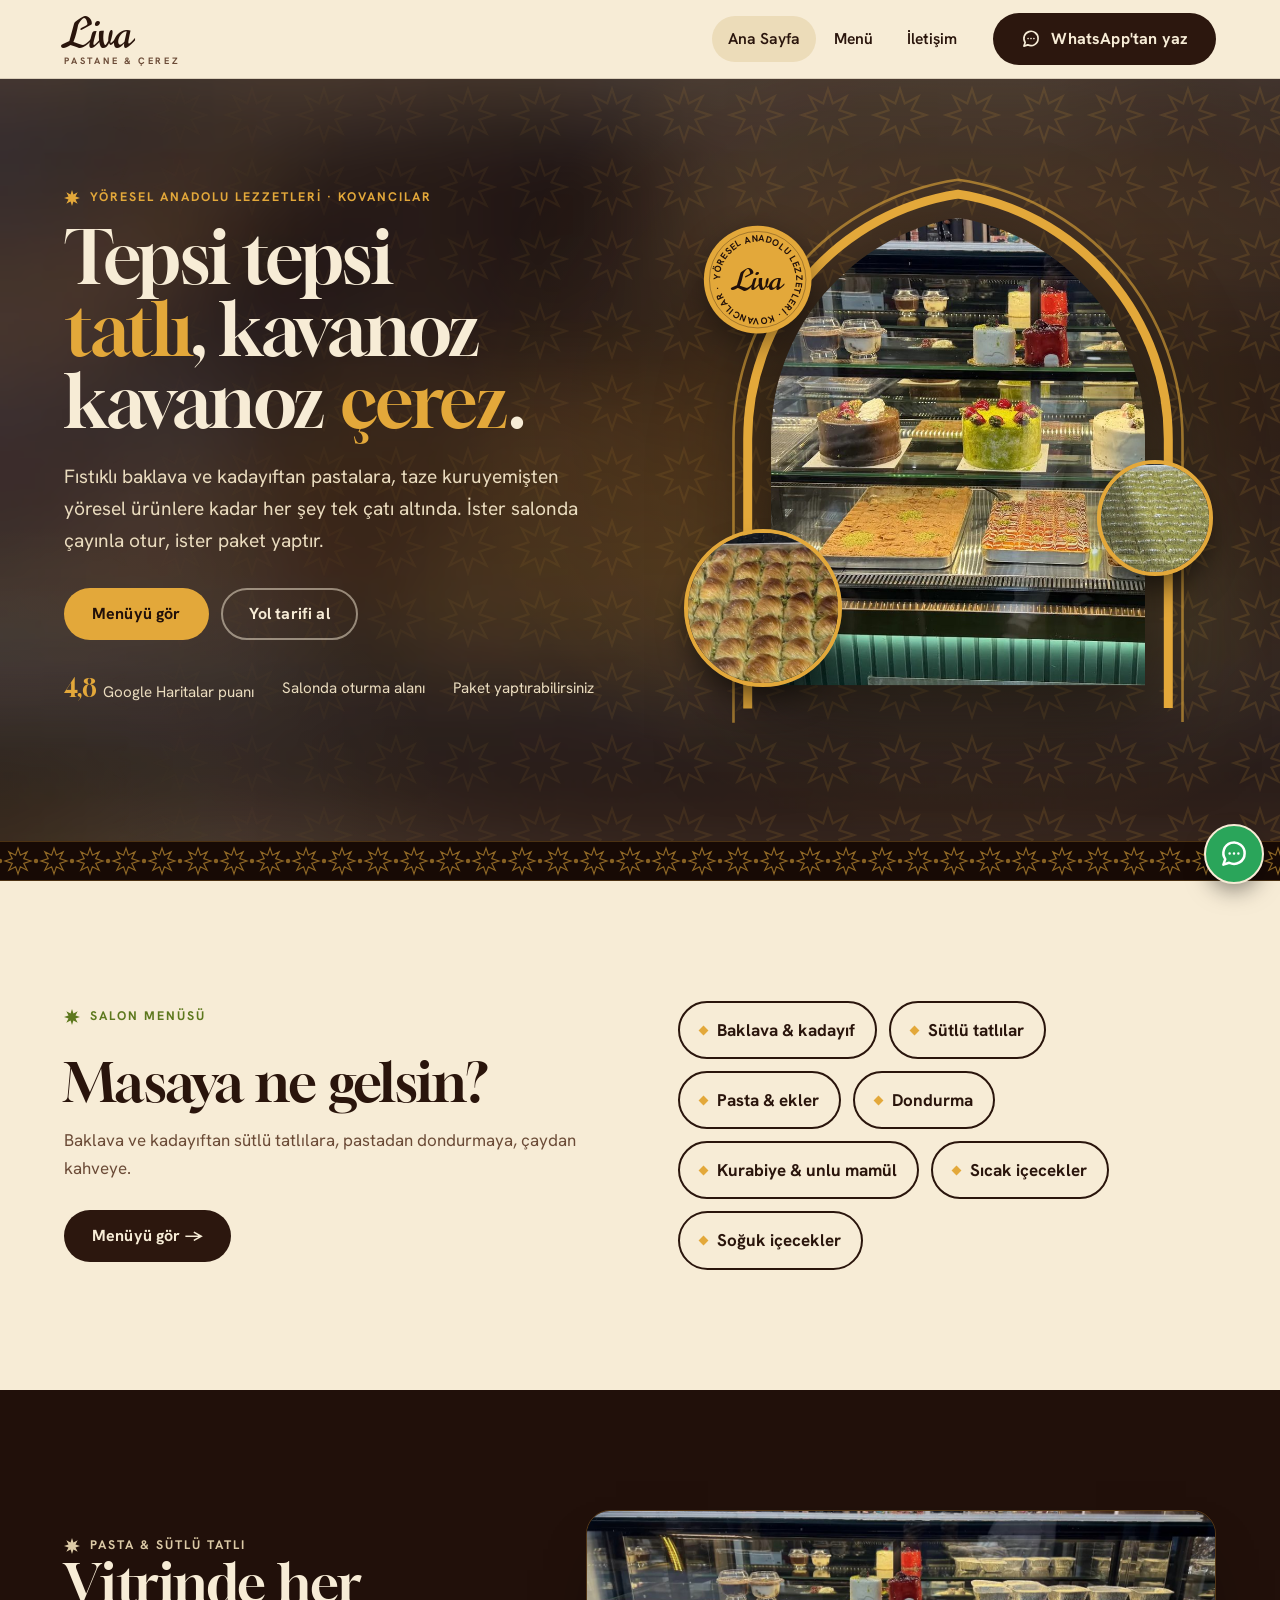
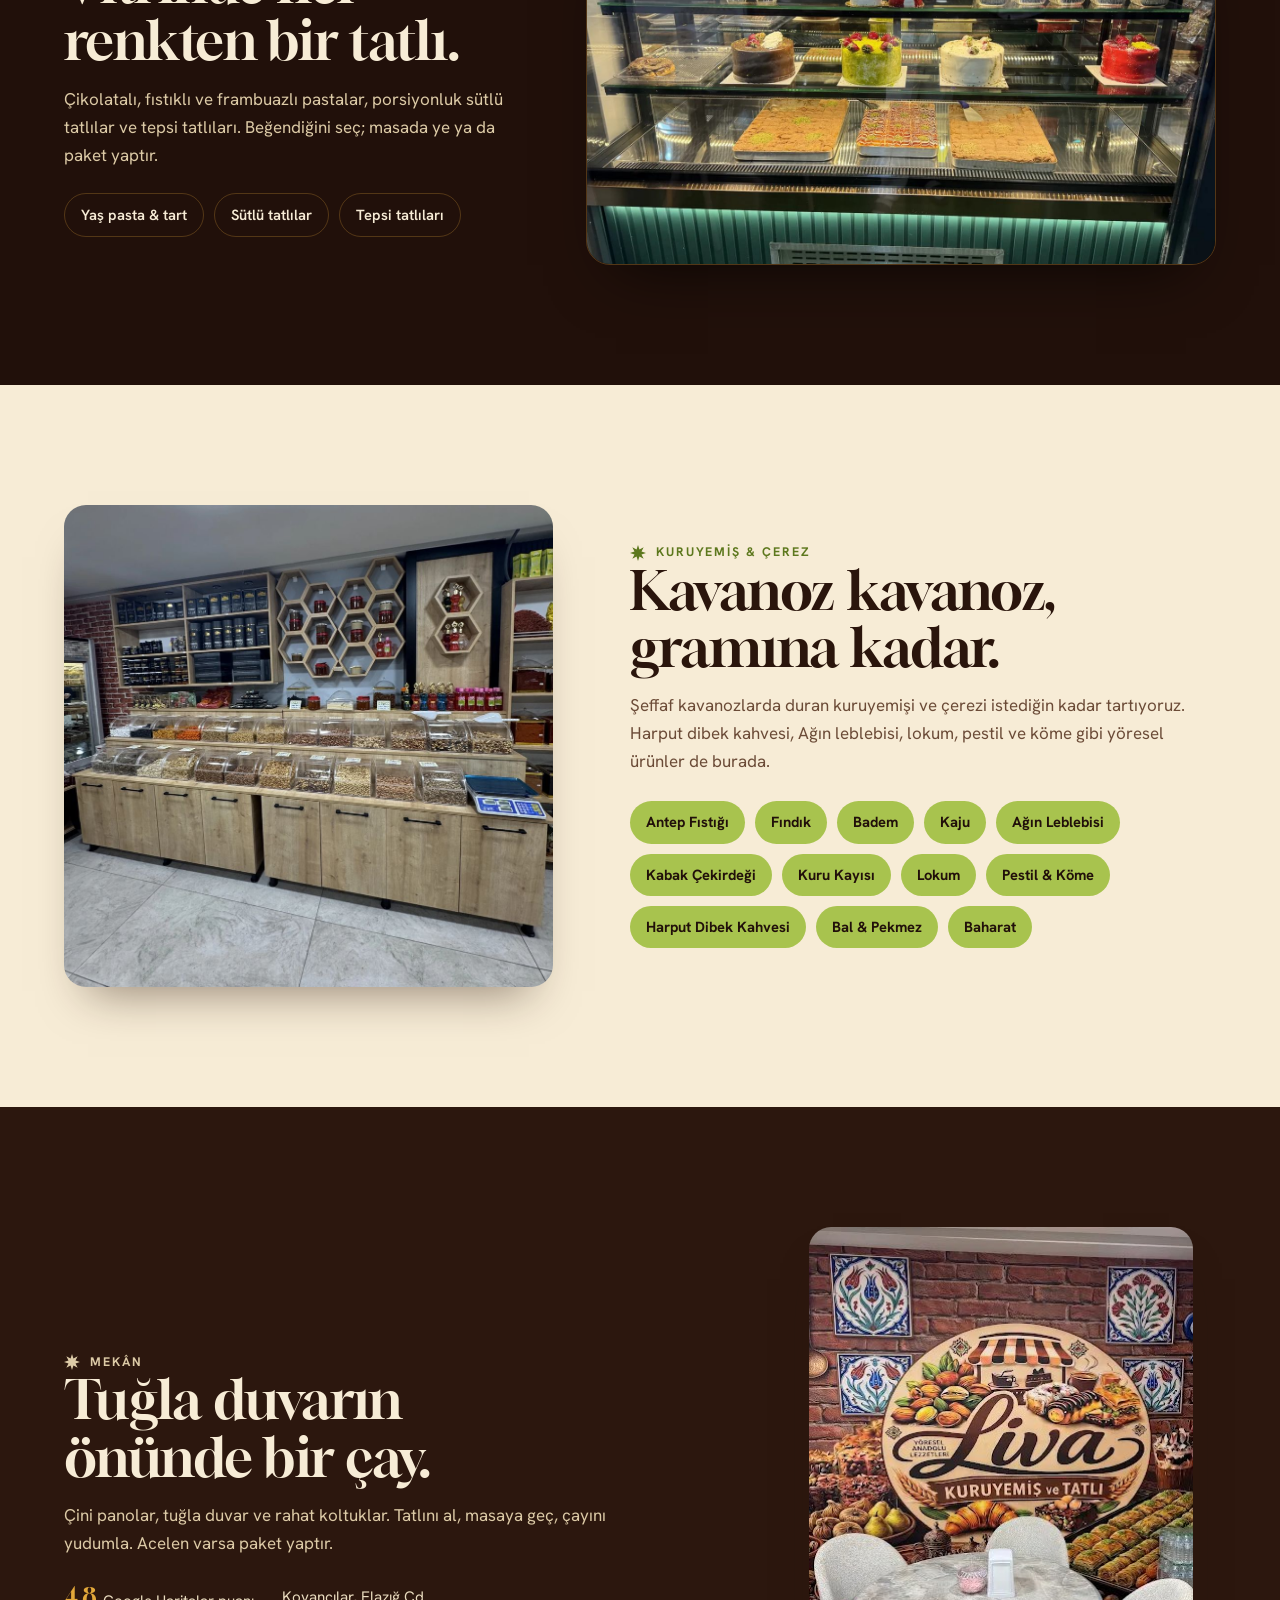
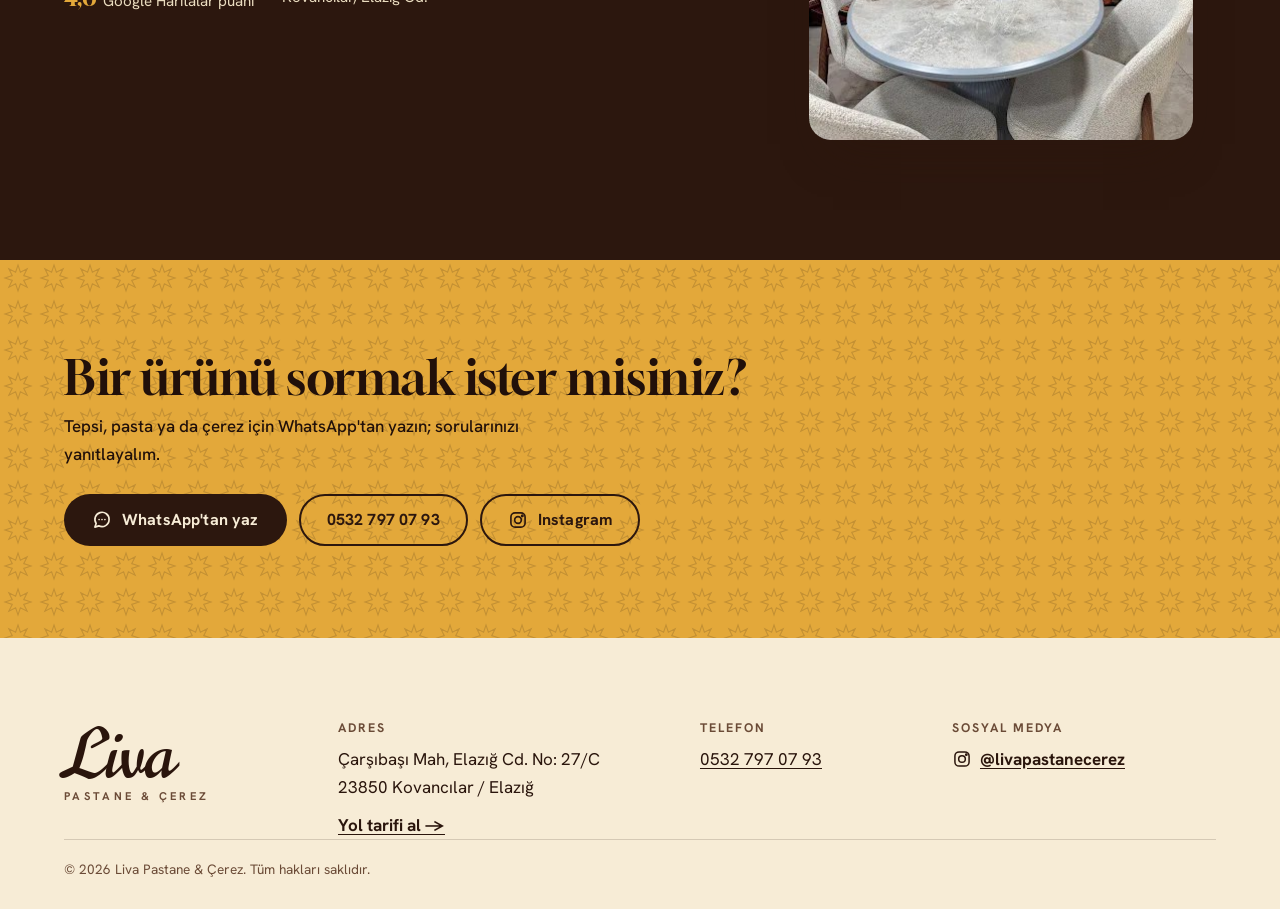
<file: index.html>
<!DOCTYPE html>
<html lang="tr">

<head>
    <meta charset="UTF-8">
    <meta name="viewport" content="width=device-width, initial-scale=1">
    <title>Liva Pastane &amp; Çerez | Kovancılar Baklava, Tatlı ve Kuruyemiş</title>
    <meta name="description"
        content="Kovancılar'da fıstıklı baklava ve kadayıf, pasta, sütlü tatlılar, kuruyemiş ve çerez. Salonda oturun ya da paket yaptırın. Çarşıbaşı Mah, Elazığ Cd. No: 27/C.">
    <meta property="og:title" content="Liva Pastane &amp; Çerez | Kovancılar">
    <meta property="og:description" content="Tepsi tepsi tatlı, kavanoz kavanoz çerez. Yöresel Anadolu lezzetleri.">
    <meta name="theme-color" content="#f7ecd6">
    <link rel="icon" href="img/favicon.png" sizes="64x64" type="image/png">
    <link rel="preconnect" href="https://fonts.googleapis.com">
    <link rel="preconnect" href="https://fonts.gstatic.com" crossorigin>
    <link href="https://fonts.googleapis.com/css2?family=Gloock&family=Hanken+Grotesk:wght@400;500;600;700&family=Norican&display=swap"
        rel="stylesheet">
    <link rel="preload" as="image" href="img/vitrin-kemer.jpg">
    <link rel="stylesheet" href="style.css">
    <script>
        // Açılış animasyonu için erken bayrak (sayfa çizilmeden önce çalışır)
        (function () {
            var d = document.documentElement;
            d.classList.add('js');
            var ONCE = false; // true yapılırsa açılış animasyonu oturum başına bir kez oynar
            try {
                // Adres sonuna ?animasyon=1 eklenirse bu tarayıcıda animasyonlar, sistem "hareketi azalt"
                // dese bile oynar. ?animasyon=0 bunu geri alır.
                var q = location.search, force = false;
                if (/[?&]animasyon=0(&|$)/.test(q)) { try { localStorage.removeItem('livaMotion'); } catch (e) { } }
                else if (/[?&]animasyon(=1)?(&|$)/.test(q)) { force = true; try { localStorage.setItem('livaMotion', '1'); } catch (e) { } }
                try { force = force || localStorage.getItem('livaMotion') === '1'; } catch (e) { }
                if (force) d.classList.add('motion-ok');
                var seen = ONCE && sessionStorage.getItem('livaIntro');
                var calm = !force && window.matchMedia && matchMedia('(prefers-reduced-motion: reduce)').matches;
                var deep = location.hash && location.hash !== '#top';
                if (!seen && !calm && !deep) {
                    d.classList.add('intro-on');
                    d.style.setProperty('--intro', '2.2s');
                    if (ONCE) sessionStorage.setItem('livaIntro', '1');
                }
            } catch (e) { }
        })();
    </script>
    <script type="application/ld+json">
    {
        "@context": "https://schema.org",
        "@type": "Bakery",
        "name": "Liva Pastane & Çerez",
        "telephone": "+905327970793",
        "sameAs": ["https://www.instagram.com/livapastanecerez/"],
        "hasMap": "https://maps.app.goo.gl/EhvRi629uMp2oGf47",
        "address": {
            "@type": "PostalAddress",
            "streetAddress": "Çarşıbaşı Mah, Elazığ Cd. No: 27/C",
            "postalCode": "23850",
            "addressLocality": "Kovancılar",
            "addressRegion": "Elazığ",
            "addressCountry": "TR"
        }
    }
    </script>
</head>

<body>

    <div class="intro" id="intro" aria-hidden="true">
        <div class="door door-l"></div>
        <div class="door door-r"></div>
        <div class="intro-center">
            <svg class="intro-arch" viewBox="-12 -13 124 149">
                <path class="i-fill" d="M0 125 L0 59.16 A60 60 0 0 1 50 0 A60 60 0 0 1 100 59.16 L100 125 Z" />
                <text class="i-word" x="50" y="80" text-anchor="middle" font-family="Norican, cursive" font-size="50" fill="#2a150c">Liva</text>
                <path class="i-orn" d="M27 99h17M56 99h17" fill="none" stroke="#c98a1c" stroke-width="1.2" stroke-linecap="round" />
                <path class="i-orn" d="M50 95.4 53.6 99 50 102.6 46.4 99z" fill="#e3a83a" />
                <text class="i-sub" x="50" y="113" text-anchor="middle" font-family="Hanken Grotesk, sans-serif" font-size="5.8" font-weight="700" letter-spacing="1.7" fill="#6b4b37">PASTANE &amp; ÇEREZ</text>
                <path class="i-line i-line-1" pathLength="1" d="M0 125 L0 59.16 A60 60 0 0 1 50 0 A60 60 0 0 1 100 59.16 L100 125 Z" />
                <path class="i-line i-line-2" pathLength="1" d="M-10.00 135.00 L-10.00 59.16 A70.00 70.00 0 0 1 50 -10.12 A70.00 70.00 0 0 1 110.00 59.16 L110.00 135.00" />
            </svg>
            <p class="intro-tag">Yöresel Anadolu lezzetleri</p>
        </div>
    </div>

    <header class="site-header" id="top">
        <div class="bar">
            <a class="brand" href="#top" aria-label="Liva Pastane &amp; Çerez, ana sayfa">
                <span class="brand-word"><span class="brand-name">Liva</span><span class="brand-sub">Pastane &amp; Çerez</span></span>
            </a>
            <nav class="nav" id="nav" aria-label="Ana menü">
                <a href="#top" aria-current="page">Ana Sayfa</a>
                <a href="menu.html">Menü</a>
                <a href="#iletisim">İletişim</a>
            </nav>
            <a class="btn btn-choc bar-cta" href="https://wa.me/905327970793?text=Merhaba%2C%20bilgi%20almak%20istiyorum."
                target="_blank" rel="noopener">
                <svg viewBox="0 0 24 24" aria-hidden="true">
                    <path d="M20.5 11.5a8.5 8.5 0 0 1-12.4 7.5L3.5 20.5l1.5-4.4A8.5 8.5 0 1 1 20.5 11.5z" />
                    <path d="M8.5 11.5h.01M12 11.5h.01M15.5 11.5h.01" />
                </svg>
                WhatsApp'tan yaz
            </a>
            <button class="menu-btn" id="menuBtn" type="button" aria-expanded="false" aria-controls="nav">
                <span class="sr-only">Menüyü aç veya kapat</span><i></i>
            </button>
        </div>
    </header>

    <main>

        <section class="hero">
            <div class="hero-wash" aria-hidden="true"></div>
            <div class="hero-in">
                <div class="hero-copy">
                    <p class="eyebrow rise">Yöresel Anadolu lezzetleri · Kovancılar</p>
                    <h1 class="rise" style="--d:.08s">Tepsi tepsi <em>tatlı</em>, kavanoz kavanoz <em>çerez</em>.</h1>
                    <p class="lede rise" style="--d:.16s">Fıstıklı baklava ve kadayıftan pastalara, taze kuruyemişten yöresel
                        ürünlere kadar her şey tek çatı altında. İster salonda çayınla otur, ister paket yaptır.</p>
                    <div class="cta-row rise" style="--d:.24s">
                        <a class="btn btn-gold" href="menu.html">Menüyü gör</a>
                        <a class="btn btn-ghost"
                            href="https://maps.app.goo.gl/EhvRi629uMp2oGf47"
                            target="_blank" rel="noopener">Yol tarifi al</a>
                    </div>
                    <ul class="facts rise" style="--d:.32s">
                        <li><strong>4,8</strong>Google Haritalar puanı</li>
                        <li>Salonda oturma alanı</li>
                        <li>Paket yaptırabilirsiniz</li>
                    </ul>
                </div>

                <div class="hero-art">
                    <svg class="arch-svg" viewBox="-12 -13 124 149" role="img"
                        aria-label="Vitrinde çikolatalı, fıstıklı ve beyaz pastalar, altında tepsi tatlıları">
                        <defs>
                            <clipPath id="archClip"><path d="M0 125 L0 59.16 A60 60 0 0 1 50 0 A60 60 0 0 1 100 59.16 L100 125 Z" /></clipPath>
                        </defs>
                        <path class="ring ring-2" pathLength="1" d="M-10.00 135.00 L-10.00 59.16 A70.00 70.00 0 0 1 50 -10.12 A70.00 70.00 0 0 1 110.00 59.16 L110.00 135.00" />
                        <path class="ring ring-1" pathLength="1" d="M-6.20 131.20 L-6.20 59.16 A66.20 66.20 0 0 1 50 -6.28 A66.20 66.20 0 0 1 106.20 59.16 L106.20 131.20" />
                        <image href="img/vitrin-kemer.jpg" x="0" y="0" width="100" height="125"
                            preserveAspectRatio="xMidYMid slice" clip-path="url(#archClip)" />
                    </svg>
                    <img class="orb orb-1" src="img/orb-midye.jpg" alt="Fıstıklı midye baklava" width="360" height="360">
                    <img class="orb orb-2" src="img/orb-sarma.jpg" alt="Fıstık sarma" width="360" height="360">
                    <svg class="seal" viewBox="0 0 120 120" aria-hidden="true">
                        <circle cx="60" cy="60" r="58" fill="#e3a83a" />
                        <circle cx="60" cy="60" r="52" fill="none" stroke="#21100a" stroke-opacity=".35" />
                        <defs><path id="sealPath" d="M60 60 m-41 0 a41 41 0 1 1 82 0 a41 41 0 1 1 -82 0" /></defs>
                        <text font-family="Hanken Grotesk, sans-serif" font-size="10" font-weight="700" fill="#21100a">
                            <textPath href="#sealPath" textLength="250" lengthAdjust="spacing">YÖRESEL ANADOLU LEZZETLERİ · KOVANCILAR ·</textPath>
                        </text>
                        <text x="60" y="71" text-anchor="middle" font-family="Norican, cursive" font-size="32" fill="#21100a">Liva</text>
                    </svg>
                </div>
            </div>
        </section>

        <div class="tiles" aria-hidden="true"></div>

        <section class="sec menu-tease" id="menu">
            <div class="wrap tease-in">
                <div class="tease-text reveal">
                    <p class="eyebrow">Salon menüsü</p>
                    <h2>Masaya ne gelsin?</h2>
                    <p>Baklava ve kadayıftan sütlü tatlılara, pastadan dondurmaya, çaydan kahveye.</p>
                    <a class="btn btn-choc" href="menu.html">Menüyü gör →</a>
                </div>
                <ul class="tease-chips reveal" style="--d:.1s">
                    <li><a href="menu.html#baklava">Baklava &amp; kadayıf</a></li>
                    <li><a href="menu.html#sutlu">Sütlü tatlılar</a></li>
                    <li><a href="menu.html#pasta">Pasta &amp; ekler</a></li>
                    <li><a href="menu.html#dondurma">Dondurma</a></li>
                    <li><a href="menu.html#kurabiye">Kurabiye &amp; unlu mamül</a></li>
                    <li><a href="menu.html#sicak">Sıcak içecekler</a></li>
                    <li><a href="menu.html#soguk">Soğuk içecekler</a></li>
                </ul>
            </div>
        </section>

        <section class="sec case-sec" id="pasta">
            <div class="wrap case-grid">
                <div class="case-text reveal">
                    <p class="eyebrow">Pasta &amp; sütlü tatlı</p>
                    <h2>Vitrinde her renkten bir tatlı.</h2>
                    <p>Çikolatalı, fıstıklı ve frambuazlı pastalar, porsiyonluk sütlü tatlılar ve tepsi tatlıları.
                        Beğendiğini seç; masada ye ya da paket yaptır.</p>
                    <ul class="pills">
                        <li>Yaş pasta &amp; tart</li>
                        <li>Sütlü tatlılar</li>
                        <li>Tepsi tatlıları</li>
                    </ul>
                </div>
                <figure class="case-photo reveal" style="--d:.1s">
                    <img src="img/vitrin.jpg"
                        alt="Vitrinde çikolatalı, fıstıklı ve frambuazlı pastalar, sütlü tatlılar ve tepsi tatlıları"
                        width="1400" height="788" loading="lazy">
                </figure>
            </div>
        </section>

        <section class="sec nuts-sec" id="kuruyemis">
            <div class="wrap nuts-grid">
                <figure class="photo-frame reveal">
                    <img src="img/kuruyemis.jpg"
                        alt="Şeffaf kavanozlarda kuruyemişler, altıgen raflarda yöresel ürünler ve terazi" width="1000" height="987" loading="lazy">
                </figure>
                <div class="nuts-text reveal" style="--d:.1s">
                    <p class="eyebrow">Kuruyemiş &amp; çerez</p>
                    <h2>Kavanoz kavanoz, gramına kadar.</h2>
                    <p>Şeffaf kavanozlarda duran kuruyemişi ve çerezi istediğin kadar tartıyoruz. Harput dibek kahvesi,
                        Ağın leblebisi, lokum, pestil ve köme gibi yöresel ürünler de burada.</p>
                    <ul class="chips">
                        <li>Antep Fıstığı</li>
                        <li>Fındık</li>
                        <li>Badem</li>
                        <li>Kaju</li>
                        <li>Ağın Leblebisi</li>
                        <li>Kabak Çekirdeği</li>
                        <li>Kuru Kayısı</li>
                        <li>Lokum</li>
                        <li>Pestil &amp; Köme</li>
                        <li>Harput Dibek Kahvesi</li>
                        <li>Bal &amp; Pekmez</li>
                        <li>Baharat</li>
                    </ul>
                </div>
            </div>
        </section>

        <section class="sec place-sec" id="mekan">
            <div class="wrap place-grid">
                <div class="place-text reveal">
                    <p class="eyebrow">Mekân</p>
                    <h2>Tuğla duvarın önünde bir çay.</h2>
                    <p>Çini panolar, tuğla duvar ve rahat koltuklar. Tatlını al, masaya geç, çayını yudumla. Acelen
                        varsa paket yaptır.</p>
                    <ul class="facts">
                        <li><strong>4,8</strong>Google Haritalar puanı</li>
                        <li>Kovancılar, Elazığ Cd.</li>
                    </ul>
                </div>
                <figure class="photo-frame photo-frame-sm reveal" style="--d:.1s">
                    <img src="img/mekan.jpg" alt="Liva tabelası, çini panolu tuğla duvar, masalar ve sandalyeler"
                        width="382" height="510" loading="lazy">
                </figure>
            </div>
        </section>

        <section class="cta">
            <div class="wrap cta-in">
                <div>
                    <h2>Bir ürünü sormak ister misiniz?</h2>
                    <p>Tepsi, pasta ya da çerez için WhatsApp'tan yazın; sorularınızı yanıtlayalım.</p>
                </div>
                <div class="cta-actions">
                    <a class="btn btn-choc"
                        href="https://wa.me/905327970793?text=Merhaba%2C%20bilgi%20almak%20istiyorum." target="_blank"
                        rel="noopener">
                        <svg viewBox="0 0 24 24" aria-hidden="true">
                            <path d="M20.5 11.5a8.5 8.5 0 0 1-12.4 7.5L3.5 20.5l1.5-4.4A8.5 8.5 0 1 1 20.5 11.5z" />
                            <path d="M8.5 11.5h.01M12 11.5h.01M15.5 11.5h.01" />
                        </svg>
                        WhatsApp'tan yaz
                    </a>
                    <a class="btn btn-line-dark" href="tel:+905327970793">0532 797 07 93</a>
                    <a class="btn btn-line-dark" href="https://www.instagram.com/livapastanecerez/" target="_blank" rel="noopener"><svg viewBox="0 0 24 24" aria-hidden="true"><rect x="3.5" y="3.5" width="17" height="17" rx="5" /><circle cx="12" cy="12" r="4" /><circle cx="17.2" cy="6.8" r=".8" /></svg> Instagram</a>
                </div>
            </div>
        </section>

    </main>

    <footer class="contact" id="iletisim">
        <div class="wrap">
            <div class="contact-grid">
                <div class="contact-brand">
                    <div class="brand brand-lg"><span class="brand-word"><span class="brand-name">Liva</span><span class="brand-sub">Pastane &amp; Çerez</span></span></div>
                </div>
                <div>
                    <h3>Adres</h3>
                    <p>Çarşıbaşı Mah, Elazığ Cd. No: 27/C<br>23850 Kovancılar / Elazığ</p>
                    <a class="maps"
                        href="https://maps.app.goo.gl/EhvRi629uMp2oGf47"
                        target="_blank" rel="noopener">Yol tarifi al →</a>
                </div>
                <div>
                    <h3>Telefon</h3>
                    <p><a href="tel:+905327970793">0532 797 07 93</a></p>
                </div>
                <div>
                    <h3>Sosyal medya</h3>
                    <p><a class="insta" href="https://www.instagram.com/livapastanecerez/" target="_blank" rel="noopener"><svg viewBox="0 0 24 24" aria-hidden="true"><rect x="3.5" y="3.5" width="17" height="17" rx="5" /><circle cx="12" cy="12" r="4" /><circle cx="17.2" cy="6.8" r=".8" /></svg>@livapastanecerez</a></p>
                </div>
            </div>
            <p class="copy">© 2026 Liva Pastane &amp; Çerez. Tüm hakları saklıdır.</p>
        </div>
    </footer>

    <a class="fab" href="https://wa.me/905327970793?text=Merhaba%2C%20bilgi%20almak%20istiyorum." target="_blank"
        rel="noopener" aria-label="WhatsApp'tan yaz">
        <svg viewBox="0 0 24 24" aria-hidden="true">
            <path d="M20.5 11.5a8.5 8.5 0 0 1-12.4 7.5L3.5 20.5l1.5-4.4A8.5 8.5 0 1 1 20.5 11.5z" />
            <path d="M8.5 11.5h.01M12 11.5h.01M15.5 11.5h.01" />
        </svg>
    </a>

    <script>
        document.documentElement.classList.add('js');

        // Açılış animasyonu: yazı tipleri yüklenince başlar, bitince ya da dokunulunca kaldırılır
        const intro = document.getElementById('intro');
        const root = document.documentElement;
        function endIntro() {
            root.classList.remove('intro-on', 'intro-go');
            if (intro) intro.remove();
        }
        if (intro && root.classList.contains('intro-on')) {
            let started = false;
            const start = () => {
                if (started) return;
                started = true;
                root.classList.add('intro-go');
                setTimeout(endIntro, 3400);
            };
            const fontsReady = document.fonts && document.fonts.load
                ? Promise.all([document.fonts.load('400 40px Norican'), document.fonts.load('400 16px Gloock')])
                : Promise.resolve();
            Promise.race([fontsReady, new Promise(r => setTimeout(r, 900))]).then(start, start);
            setTimeout(start, 1200);
            setTimeout(endIntro, 6000); // son güvence
            ['pointerdown', 'keydown'].forEach(ev => window.addEventListener(ev, endIntro, { once: true }));
        } else if (intro) {
            intro.remove();
        }

        // Mobil menü
        const menuBtn = document.getElementById('menuBtn');
        const nav = document.getElementById('nav');
        function setMenu(open) {
            nav.classList.toggle('open', open);
            menuBtn.setAttribute('aria-expanded', String(open));
        }
        menuBtn.addEventListener('click', () => setMenu(!nav.classList.contains('open')));
        nav.addEventListener('click', e => { if (e.target.closest('a')) setMenu(false); });

        // Kaydırınca beliren öğeler
        const items = document.querySelectorAll('.reveal');
        if ('IntersectionObserver' in window) {
            const io = new IntersectionObserver(entries => {
                entries.forEach(entry => {
                    if (entry.isIntersecting) {
                        entry.target.classList.add('in');
                        io.unobserve(entry.target);
                    }
                });
            }, { threshold: 0.12 });
            items.forEach(el => io.observe(el));
        } else {
            items.forEach(el => el.classList.add('in'));
        }
    </script>

</body>

</html>
</file>
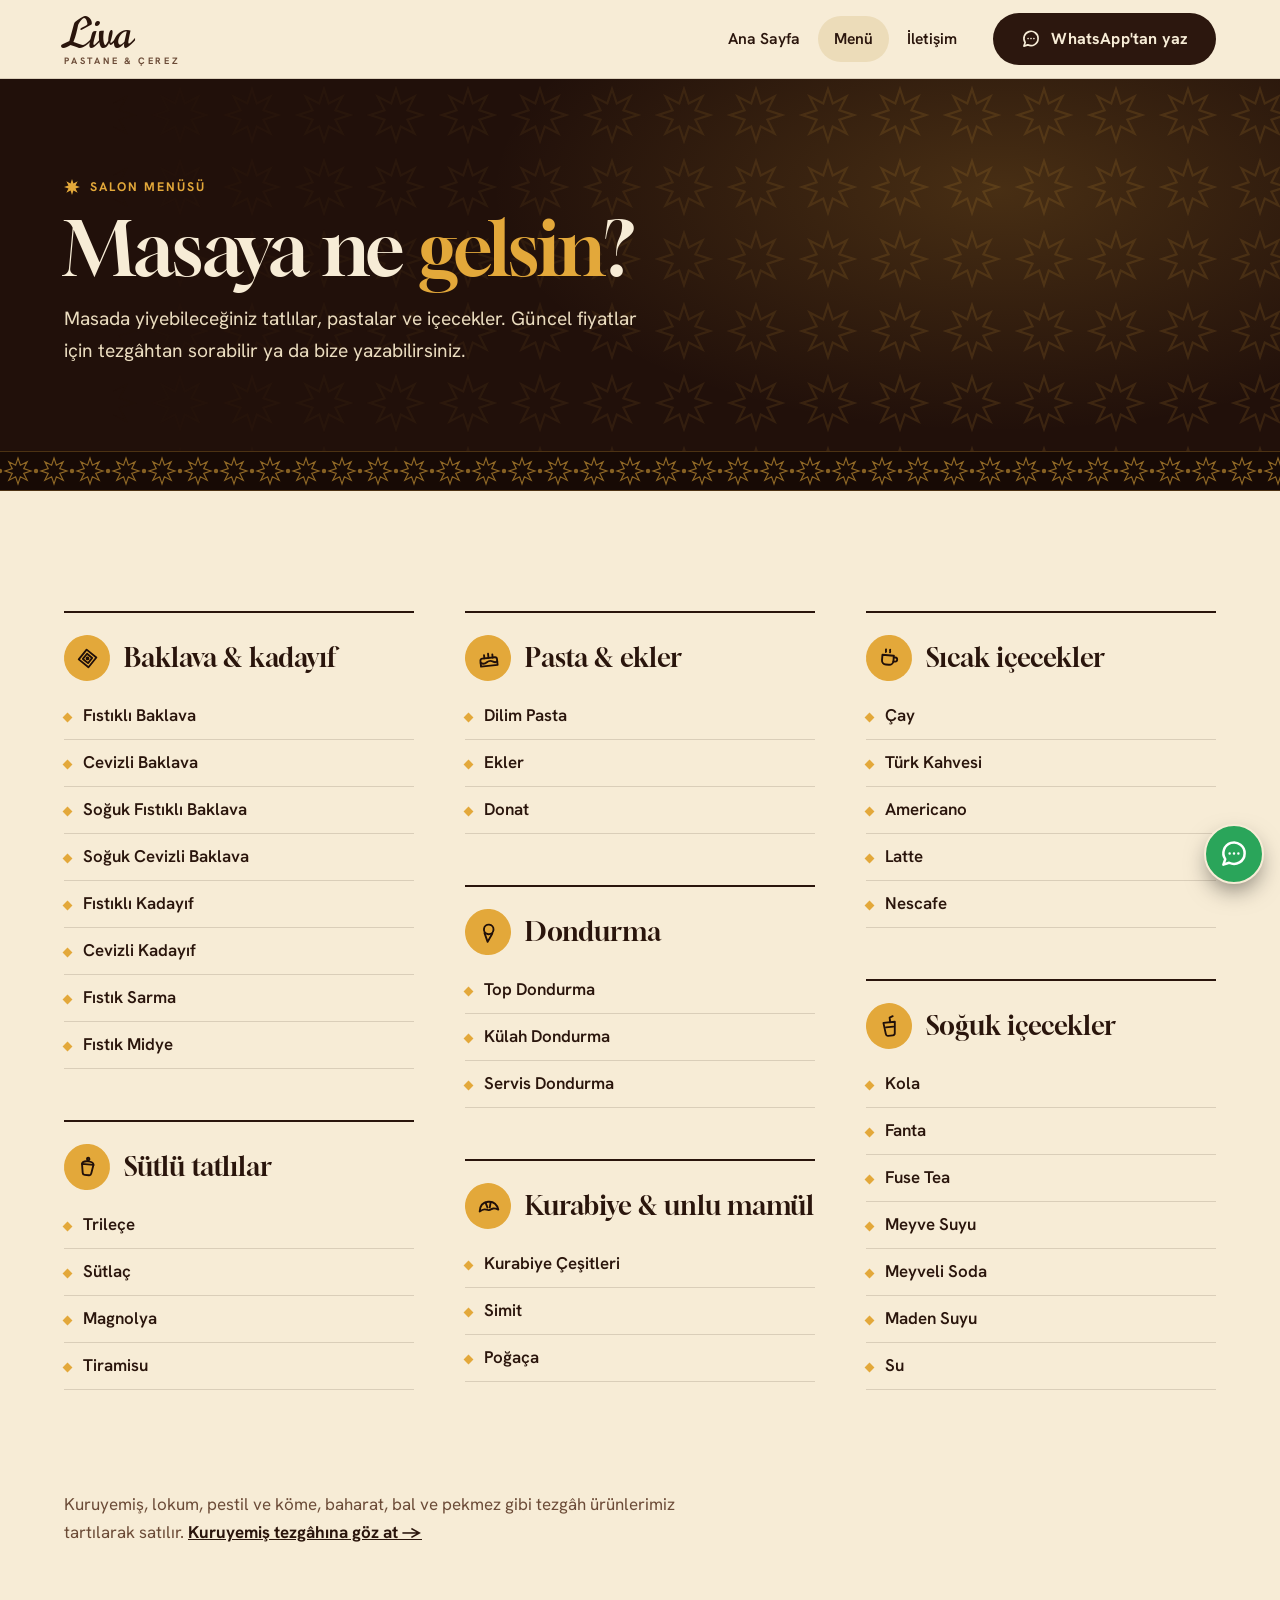
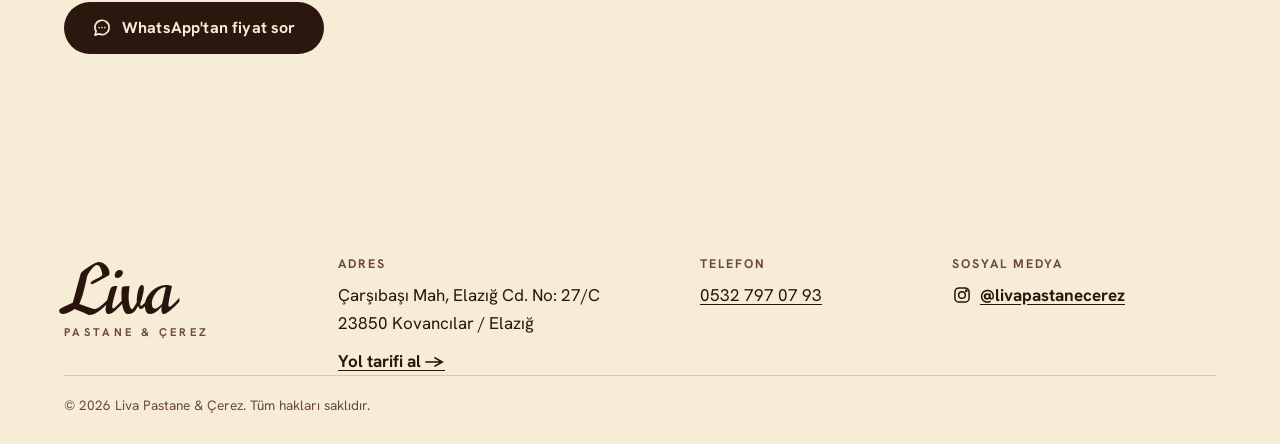
<file: menu.html>
<!DOCTYPE html>
<html lang="tr">

<head>
    <meta charset="UTF-8">
    <meta name="viewport" content="width=device-width, initial-scale=1">
    <title>Salon Menüsü | Liva Pastane &amp; Çerez</title>
    <meta name="description"
        content="Liva Pastane & Çerez salon menüsü: baklava ve kadayıf, sütlü tatlılar, pasta, ekler, dondurma, kurabiye, sıcak ve soğuk içecekler. Kovancılar, Elazığ.">
    <meta property="og:title" content="Salon Menüsü | Liva Pastane &amp; Çerez">
    <meta property="og:description" content="Masada yiyebileceğiniz tatlılar, pastalar ve içecekler.">
    <meta name="theme-color" content="#f7ecd6">
    <link rel="icon" href="img/favicon.png" sizes="64x64" type="image/png">
    <link rel="preconnect" href="https://fonts.googleapis.com">
    <link rel="preconnect" href="https://fonts.gstatic.com" crossorigin>
    <link href="https://fonts.googleapis.com/css2?family=Gloock&family=Hanken+Grotesk:wght@400;500;600;700&family=Norican&display=swap"
        rel="stylesheet">
    <link rel="stylesheet" href="style.css">
    <script>
        (function () {
            var d = document.documentElement;
            d.classList.add('js');
            try { if (localStorage.getItem('livaMotion') === '1') d.classList.add('motion-ok'); } catch (e) { }
        })();
    </script>
</head>

<body>

    <header class="site-header" id="top">
        <div class="bar">
            <a class="brand" href="index.html" aria-label="Liva Pastane &amp; Çerez, ana sayfa">
                <span class="brand-word"><span class="brand-name">Liva</span><span class="brand-sub">Pastane &amp; Çerez</span></span>
            </a>
            <nav class="nav" id="nav" aria-label="Ana menü">
                <a href="index.html">Ana Sayfa</a>
                <a href="menu.html" aria-current="page">Menü</a>
                <a href="#iletisim">İletişim</a>
            </nav>
            <a class="btn btn-choc bar-cta" href="https://wa.me/905327970793?text=Merhaba%2C%20bilgi%20almak%20istiyorum."
                target="_blank" rel="noopener">
                <svg viewBox="0 0 24 24" aria-hidden="true">
                    <path d="M20.5 11.5a8.5 8.5 0 0 1-12.4 7.5L3.5 20.5l1.5-4.4A8.5 8.5 0 1 1 20.5 11.5z" />
                    <path d="M8.5 11.5h.01M12 11.5h.01M15.5 11.5h.01" />
                </svg>
                WhatsApp'tan yaz
            </a>
            <button class="menu-btn" id="menuBtn" type="button" aria-expanded="false" aria-controls="nav">
                <span class="sr-only">Menüyü aç veya kapat</span><i></i>
            </button>
        </div>
    </header>

    <main>

        <section class="page-hero">
            <div class="wrap">
                <p class="eyebrow rise">Salon menüsü</p>
                <h1 class="rise" style="--d:.08s">Masaya ne <em>gelsin</em>?</h1>
                <p class="lede rise" style="--d:.16s">Masada yiyebileceğiniz tatlılar, pastalar ve içecekler. Güncel fiyatlar
                    için tezgâhtan sorabilir ya da bize yazabilirsiniz.</p>
            </div>
        </section>

        <div class="tiles" aria-hidden="true"></div>

        <section class="sec menu-sec">
            <div class="wrap">

                <div class="menu-grid">

                    <div class="menu-cat reveal" id="baklava">
                        <h3><span class="menu-ico"><svg viewBox="0 0 24 24" aria-hidden="true"><path d="M12 3.5 20.5 12 12 20.5 3.5 12z" /><path d="M12 7.5 16.5 12 12 16.5 7.5 12z" /><circle cx="12" cy="12" r=".9" /></svg></span>Baklava &amp; kadayıf</h3>
                        <ul class="menu-list">
                            <li>Fıstıklı Baklava</li>
                            <li>Cevizli Baklava</li>
                            <li>Soğuk Fıstıklı Baklava</li>
                            <li>Soğuk Cevizli Baklava</li>
                            <li>Fıstıklı Kadayıf</li>
                            <li>Cevizli Kadayıf</li>
                            <li>Fıstık Sarma</li>
                            <li>Fıstık Midye</li>
                        </ul>
                    </div>

                    <div class="menu-cat reveal" id="sutlu" style="--d:.08s">
                        <h3><span class="menu-ico"><svg viewBox="0 0 24 24" aria-hidden="true"><path d="M6.5 9h11l-1.4 8.5a2 2 0 0 1-2 1.7h-4.2a2 2 0 0 1-2-1.7z" /><path d="M6.5 9c0-1.8 2.4-3 5.5-3s5.5 1.2 5.5 3" /><circle cx="12" cy="3.8" r="1.2" /></svg></span>Sütlü tatlılar</h3>
                        <ul class="menu-list">
                            <li>Trileçe</li>
                            <li>Sütlaç</li>
                            <li>Magnolya</li>
                            <li>Tiramisu</li>
                        </ul>
                    </div>

                    <div class="menu-cat reveal" id="pasta" style="--d:.16s">
                        <h3><span class="menu-ico"><svg viewBox="0 0 24 24" aria-hidden="true"><path d="M4 19h16v-5.5a2 2 0 0 0-2-2H6a2 2 0 0 0-2 2z" /><path d="M4 15.5c2 1.4 4 1.4 6 0s4-1.4 6 0 3 1 4 0" /><path d="M8 11.5v-3M12 11.5v-4M16 11.5v-3" /></svg></span>Pasta &amp; ekler</h3>
                        <ul class="menu-list">
                            <li>Dilim Pasta</li>
                            <li>Ekler</li>
                            <li>Donat</li>
                        </ul>
                    </div>

                    <div class="menu-cat reveal" id="dondurma">
                        <h3><span class="menu-ico"><svg viewBox="0 0 24 24" aria-hidden="true"><circle cx="12" cy="9" r="4.6" /><path d="M8.2 12.6 12 21l3.8-8.4" /></svg></span>Dondurma</h3>
                        <ul class="menu-list">
                            <li>Top Dondurma</li>
                            <li>Külah Dondurma</li>
                            <li>Servis Dondurma</li>
                        </ul>
                    </div>

                    <div class="menu-cat reveal" id="kurabiye" style="--d:.08s">
                        <h3><span class="menu-ico"><svg viewBox="0 0 24 24" aria-hidden="true"><path d="M3 16c.8-5.2 4-8.5 9-8.5S20.2 10.8 21 16c-1.8-1-3.2-1.6-4.7-1.6-1.5 0-2.4 1.1-4.3 1.1s-2.8-1.1-4.3-1.1C6.2 14.4 4.8 15 3 16z" /><path d="M9.5 8l1.4 5M14.5 8l-1.4 5" /></svg></span>Kurabiye &amp; unlu mamül</h3>
                        <ul class="menu-list">
                            <li>Kurabiye Çeşitleri</li>
                            <li>Simit</li>
                            <li>Poğaça</li>
                        </ul>
                    </div>

                    <div class="menu-cat reveal" id="sicak" style="--d:.16s">
                        <h3><span class="menu-ico"><svg viewBox="0 0 24 24" aria-hidden="true"><path d="M5 9h11v5a4 4 0 0 1-4 4H9a4 4 0 0 1-4-4z" /><path d="M16 10.5h1.5a2 2 0 0 1 0 4H16" /><path d="M8 3.5c-.7 1 .7 1.5 0 2.5M12 3.5c-.7 1 .7 1.5 0 2.5" /></svg></span>Sıcak içecekler</h3>
                        <ul class="menu-list">
                            <li>Çay</li>
                            <li>Türk Kahvesi</li>
                            <li>Americano</li>
                            <li>Latte</li>
                            <li>Nescafe</li>
                        </ul>
                    </div>

                    <div class="menu-cat reveal" id="soguk">
                        <h3><span class="menu-ico"><svg viewBox="0 0 24 24" aria-hidden="true"><path d="M6.5 8h11l-1.2 11a2 2 0 0 1-2 1.8H9.7a2 2 0 0 1-2-1.8z" /><path d="M8.5 12.5h7" /><path d="M13 8V3.5l3-1" /></svg></span>Soğuk içecekler</h3>
                        <ul class="menu-list">
                            <li>Kola</li>
                            <li>Fanta</li>
                            <li>Fuse Tea</li>
                            <li>Meyve Suyu</li>
                            <li>Meyveli Soda</li>
                            <li>Maden Suyu</li>
                            <li>Su</li>
                        </ul>
                    </div>

                </div>

                <p class="menu-note reveal">Kuruyemiş, lokum, pestil ve köme, baharat, bal ve pekmez gibi tezgâh
                    ürünlerimiz tartılarak satılır. <a href="index.html#kuruyemis">Kuruyemiş tezgâhına göz at →</a></p>

                <div class="menu-foot reveal">
                    <a class="btn btn-choc"
                        href="https://wa.me/905327970793?text=Merhaba%2C%20g%C3%BCncel%20fiyatlar%C4%B1%20%C3%B6%C4%9Frenmek%20istiyorum."
                        target="_blank" rel="noopener">
                        <svg viewBox="0 0 24 24" aria-hidden="true">
                            <path d="M20.5 11.5a8.5 8.5 0 0 1-12.4 7.5L3.5 20.5l1.5-4.4A8.5 8.5 0 1 1 20.5 11.5z" />
                            <path d="M8.5 11.5h.01M12 11.5h.01M15.5 11.5h.01" />
                        </svg>
                        WhatsApp'tan fiyat sor
                    </a>
                </div>
            </div>
        </section>

    </main>

    <footer class="contact" id="iletisim">
        <div class="wrap">
            <div class="contact-grid">
                <div class="contact-brand">
                    <div class="brand brand-lg"><span class="brand-word"><span class="brand-name">Liva</span><span class="brand-sub">Pastane &amp; Çerez</span></span></div>
                </div>
                <div>
                    <h3>Adres</h3>
                    <p>Çarşıbaşı Mah, Elazığ Cd. No: 27/C<br>23850 Kovancılar / Elazığ</p>
                    <a class="maps" href="https://maps.app.goo.gl/EhvRi629uMp2oGf47" target="_blank"
                        rel="noopener">Yol tarifi al →</a>
                </div>
                <div>
                    <h3>Telefon</h3>
                    <p><a href="tel:+905327970793">0532 797 07 93</a></p>
                </div>
                <div>
                    <h3>Sosyal medya</h3>
                    <p><a class="insta" href="https://www.instagram.com/livapastanecerez/" target="_blank"
                            rel="noopener"><svg viewBox="0 0 24 24" aria-hidden="true"><rect x="3.5" y="3.5" width="17" height="17" rx="5" /><circle cx="12" cy="12" r="4" /><circle cx="17.2" cy="6.8" r=".8" /></svg>@livapastanecerez</a></p>
                </div>
            </div>
            <p class="copy">© 2026 Liva Pastane &amp; Çerez. Tüm hakları saklıdır.</p>
        </div>
    </footer>

    <a class="fab" href="https://wa.me/905327970793?text=Merhaba%2C%20bilgi%20almak%20istiyorum." target="_blank"
        rel="noopener" aria-label="WhatsApp'tan yaz">
        <svg viewBox="0 0 24 24" aria-hidden="true">
            <path d="M20.5 11.5a8.5 8.5 0 0 1-12.4 7.5L3.5 20.5l1.5-4.4A8.5 8.5 0 1 1 20.5 11.5z" />
            <path d="M8.5 11.5h.01M12 11.5h.01M15.5 11.5h.01" />
        </svg>
    </a>

    <script>
        // Mobil menü
        const menuBtn = document.getElementById('menuBtn');
        const nav = document.getElementById('nav');
        function setMenu(open) {
            nav.classList.toggle('open', open);
            menuBtn.setAttribute('aria-expanded', String(open));
        }
        menuBtn.addEventListener('click', () => setMenu(!nav.classList.contains('open')));
        nav.addEventListener('click', e => { if (e.target.closest('a')) setMenu(false); });

        // Kaydırınca beliren öğeler
        const items = document.querySelectorAll('.reveal');
        if ('IntersectionObserver' in window) {
            const io = new IntersectionObserver(entries => {
                entries.forEach(entry => {
                    if (entry.isIntersecting) {
                        entry.target.classList.add('in');
                        io.unobserve(entry.target);
                    }
                });
            }, { threshold: 0.12 });
            items.forEach(el => io.observe(el));
        } else {
            items.forEach(el => el.classList.add('in'));
        }
    </script>

</body>

</html>
</file>
<file: style.css>
/* Liva Pastane & Çerez — Kovancılar */

:root {
    --c950: #170a05;
    --c900: #21100a;
    --c800: #2c170e;
    --c700: #3b2113;
    --c600: #573220;
    --cream: #f7ecd6;
    --cream-2: #ecdcb9;
    --ink: #2a150c;
    --ink-2: #6b4b37;
    --gold: #e3a83a;
    --gold-2: #f2c56b;
    --pist: #a8c34e;
    --pist-d: #5d781d;
    --muted: #dccaa6;
    --line: rgba(227, 168, 58, 0.26);
    --wa: #2aa55a;
    --serif: "Gloock", "DM Serif Display", Georgia, "Times New Roman", serif;
    --sans: "Hanken Grotesk", system-ui, -apple-system, "Segoe UI", Roboto, sans-serif;
    --logo: "Norican", "Segoe Script", cursive;
    --gutter: clamp(16px, 4vw, 32px);
    --max: 72rem;
}

*,
*::before,
*::after {
    box-sizing: border-box;
}

html {
    scroll-behavior: smooth;
    -webkit-text-size-adjust: 100%;
}

body {
    margin: 0;
    background: var(--c800);
    color: var(--cream);
    font: 400 1.0625rem/1.65 var(--sans);
}

img {
    display: block;
    max-width: 100%;
    height: auto;
}

a {
    color: inherit;
}

ul {
    margin: 0;
    padding: 0;
    list-style: none;
}

[hidden] {
    display: none !important;
}

.sr-only {
    position: absolute;
    width: 1px;
    height: 1px;
    overflow: hidden;
    clip: rect(0 0 0 0);
    white-space: nowrap;
}

:focus-visible {
    outline: 3px solid var(--gold);
    outline-offset: 3px;
}

.site-header :focus-visible,
.nuts-sec :focus-visible,
.contact :focus-visible,
.cta :focus-visible {
    outline-color: var(--c700);
}

.wrap {
    width: min(100% - 2 * var(--gutter), var(--max));
    margin-inline: auto;
}

/* ---------- Hareket ---------- */

@keyframes rise {
    from {
        transform: translateY(18px);
    }
}

@keyframes spin {
    to {
        transform: rotate(360deg);
    }
}

@keyframes bob {
    0%,
    100% {
        transform: translateY(0);
    }

    50% {
        transform: translateY(-9px);
    }
}

@keyframes draw {
    to {
        stroke-dashoffset: 0;
    }
}

@keyframes fadeIn {
    to {
        opacity: 1;
    }
}

@keyframes appear {
    from {
        opacity: 0;
    }
}

@keyframes fadeUp {
    from {
        opacity: 0;
        transform: translateY(10px);
    }

    to {
        opacity: 1;
        transform: none;
    }
}

@keyframes pop {
    from {
        opacity: 0;
        transform: scale(0.3);
    }
}

@keyframes introOut {
    to {
        opacity: 0;
        transform: scale(1.07);
    }
}

@keyframes doorL {
    to {
        transform: translateX(-101%);
    }
}

@keyframes doorR {
    to {
        transform: translateX(101%);
    }
}

@keyframes introEnd {
    to {
        visibility: hidden;
        pointer-events: none;
    }
}

@keyframes tiles {
    to {
        background-position-x: -360px;
    }
}

.rise {
    animation: rise 0.85s cubic-bezier(0.2, 0.7, 0.2, 1) both;
    animation-delay: calc(var(--intro, 0s) + var(--d, 0s));
}

.js .reveal {
    transform: translateY(26px);
    transition: transform 0.75s cubic-bezier(0.2, 0.7, 0.2, 1);
    transition-delay: var(--d, 0s);
}

.js .reveal.in {
    transform: none;
}

/* ---------- Açılış animasyonu ---------- */

.intro {
    display: none;
    position: fixed;
    inset: 0;
    z-index: 100;
    place-items: center;
    overflow: hidden;
}

html.intro-on {
    overflow: hidden;
}

html.intro-on .intro {
    display: grid;
    animation: introEnd 0.01s linear 3.05s forwards;
}

/* yazı tipleri yüklenene kadar açılış animasyonları bekler */
html.intro-on:not(.intro-go) .intro,
html.intro-on:not(.intro-go) .intro *,
html.intro-on:not(.intro-go) :is(.rise, .ring, .orb, .seal) {
    animation-play-state: paused;
}

.door {
    position: absolute;
    top: 0;
    bottom: 0;
    width: 50.4%;
    background-color: var(--c950);
    background-image: url("data:image/svg+xml,%3Csvg xmlns='http://www.w3.org/2000/svg' width='36' height='36' viewBox='0 0 36 36'%3E%3Cpath d='M18.00,5.00 L20.37,12.27 L27.19,8.81 L23.73,15.63 L31.00,18.00 L23.73,20.37 L27.19,27.19 L20.37,23.73 L18.00,31.00 L15.63,23.73 L8.81,27.19 L12.27,20.37 L5.00,18.00 L12.27,15.63 L8.81,8.81 L15.63,12.27 Z' fill='none' stroke='%23e3a83a' stroke-opacity='.16' stroke-width='1.1'/%3E%3C/svg%3E"), linear-gradient(180deg, #24120a, #120804);
    background-size: 72px 72px, 100% 100%;
}

.door-l {
    left: 0;
    box-shadow: inset -2px 0 0 rgba(227, 168, 58, 0.6);
    animation: doorL 0.85s cubic-bezier(0.77, 0, 0.18, 1) 2.1s forwards;
}

.door-r {
    right: 0;
    box-shadow: inset 2px 0 0 rgba(227, 168, 58, 0.6);
    animation: doorR 0.85s cubic-bezier(0.77, 0, 0.18, 1) 2.1s forwards;
}

.intro-center {
    position: relative;
    z-index: 1;
    display: grid;
    justify-items: center;
    gap: 22px;
    animation: introOut 0.45s ease 1.95s forwards;
}

.intro-arch {
    width: clamp(180px, 24vw, 260px);
    height: auto;
    overflow: visible;
    filter: drop-shadow(0 20px 30px rgba(0, 0, 0, 0.55));
}

.i-line {
    fill: none;
    stroke: var(--gold);
    stroke-dasharray: 1;
    stroke-dashoffset: 1;
    animation: draw 0.95s cubic-bezier(0.5, 0.1, 0.2, 1) 0.1s forwards;
}

.i-line-1 {
    stroke-width: 2.2;
}

.i-line-2 {
    stroke-width: 0.7;
    stroke-opacity: 0.7;
    animation-delay: 0.35s;
}

.i-fill {
    fill: var(--cream);
    opacity: 0;
    animation: fadeIn 0.45s ease 0.55s forwards;
}

.i-word {
    opacity: 0;
    animation: fadeIn 0.5s ease 0.7s forwards;
}

.i-orn {
    opacity: 0;
    animation: fadeIn 0.4s ease 0.9s forwards;
}

.i-sub {
    opacity: 0;
    animation: fadeIn 0.45s ease 1s forwards;
}

.intro-tag {
    margin: 0;
    color: var(--gold);
    font: 700 0.74rem/1 var(--sans);
    letter-spacing: 0.32em;
    text-transform: uppercase;
    opacity: 0;
    animation: fadeUp 0.5s ease 1.15s forwards;
}

/* ---------- Ortak parçalar ---------- */

.eyebrow {
    display: flex;
    align-items: center;
    gap: 10px;
    margin: 0 0 16px;
    color: var(--gold);
    font: 700 0.78rem/1.35 var(--sans);
    letter-spacing: 0.16em;
    text-transform: uppercase;
}

.eyebrow::before {
    content: "";
    flex: none;
    width: 16px;
    height: 16px;
    background: currentColor;
    -webkit-mask: url("data:image/svg+xml,%3Csvg xmlns='http://www.w3.org/2000/svg' viewBox='5 5 26 26'%3E%3Cpath d='M18.00,5.00 L20.37,12.27 L27.19,8.81 L23.73,15.63 L31.00,18.00 L23.73,20.37 L27.19,27.19 L20.37,23.73 L18.00,31.00 L15.63,23.73 L8.81,27.19 L12.27,20.37 L5.00,18.00 L12.27,15.63 L8.81,8.81 L15.63,12.27 Z'/%3E%3C/svg%3E") center / contain no-repeat;
    mask: url("data:image/svg+xml,%3Csvg xmlns='http://www.w3.org/2000/svg' viewBox='5 5 26 26'%3E%3Cpath d='M18.00,5.00 L20.37,12.27 L27.19,8.81 L23.73,15.63 L31.00,18.00 L23.73,20.37 L27.19,27.19 L20.37,23.73 L18.00,31.00 L15.63,23.73 L8.81,27.19 L12.27,20.37 L5.00,18.00 L12.27,15.63 L8.81,8.81 L15.63,12.27 Z'/%3E%3C/svg%3E") center / contain no-repeat;
}

h1,
h2,
h3 {
    font-family: var(--serif);
    font-weight: 400;
    text-wrap: balance;
}

h2 {
    margin: 0 0 16px;
    font-size: clamp(2rem, 4.6vw, 3.4rem);
    line-height: 1.05;
    letter-spacing: -0.01em;
}

.sec {
    padding-block: clamp(64px, 10vw, 120px);
}

.sec-head {
    max-width: 38rem;
    margin-bottom: clamp(28px, 5vw, 52px);
}

.sec-lede {
    margin: 0;
    color: var(--muted);
}

.btn {
    display: inline-flex;
    align-items: center;
    justify-content: center;
    gap: 10px;
    min-height: 52px;
    padding: 0 26px;
    border: 2px solid transparent;
    border-radius: 999px;
    font: 700 1rem/1 var(--sans);
    letter-spacing: 0.01em;
    text-decoration: none;
    cursor: pointer;
    transition: transform 0.18s, background-color 0.18s, color 0.18s, border-color 0.18s;
}

.btn:hover {
    transform: translateY(-3px);
}

.btn svg {
    width: 20px;
    height: 20px;
    flex: none;
    fill: none;
    stroke: currentColor;
    stroke-width: 2;
    stroke-linecap: round;
    stroke-linejoin: round;
}

.btn-gold {
    background: var(--gold);
    color: var(--c900);
}

.btn-gold:hover {
    background: var(--gold-2);
}

.btn-ghost {
    border-color: rgba(247, 236, 214, 0.5);
    color: var(--cream);
}

.btn-ghost:hover {
    border-color: var(--gold);
    color: var(--gold);
}

.btn-choc {
    background: var(--c800);
    color: var(--cream);
}

.btn-choc:hover {
    background: var(--c600);
}

.btn-line-dark {
    border-color: var(--c800);
    color: var(--c800);
}

.btn-line-dark:hover {
    background: var(--c800);
    color: var(--cream);
}

/* ---------- Üst çubuk ---------- */

.site-header {
    position: sticky;
    top: 0;
    z-index: 40;
    background: var(--cream);
    color: var(--ink);
    border-bottom: 1px solid rgba(42, 21, 12, 0.14);
}

.bar {
    width: min(100% - 2 * var(--gutter), var(--max));
    min-height: 78px;
    margin-inline: auto;
    display: flex;
    align-items: center;
    gap: 20px;
}

.brand {
    display: flex;
    align-items: center;
    gap: 12px;
    color: var(--ink);
    text-decoration: none;
}

.brand-word {
    display: grid;
    gap: 4px;
    line-height: 1;
}

.brand-name {
    padding-top: 4px;
    font: 400 2.55rem/0.9 var(--logo);
    color: var(--ink);
}

.brand-sub {
    font: 700 0.58rem/1 var(--sans);
    letter-spacing: 0.3em;
    text-transform: uppercase;
    color: var(--ink-2);
}

.brand-lg {
    gap: 16px;
}

.brand-lg .brand-name {
    font-size: 4.2rem;
}

.brand-lg .brand-sub {
    font-size: 0.7rem;
}

.nav {
    display: flex;
    gap: 2px;
    margin-left: auto;
}

.nav a {
    padding: 10px 16px;
    border-radius: 999px;
    color: var(--ink);
    font-size: 0.98rem;
    font-weight: 600;
    text-decoration: none;
    transition: background-color 0.15s;
}

.nav a:hover {
    background: var(--cream-2);
}

.menu-btn {
    display: none;
    place-items: center;
    width: 48px;
    height: 48px;
    margin-left: auto;
    border: 2px solid var(--ink);
    border-radius: 50%;
    background: transparent;
    cursor: pointer;
}

.menu-btn i,
.menu-btn i::before,
.menu-btn i::after {
    display: block;
    width: 18px;
    height: 2.5px;
    border-radius: 2px;
    background: var(--ink);
    position: relative;
}

.menu-btn i::before,
.menu-btn i::after {
    content: "";
    position: absolute;
    left: 0;
}

.menu-btn i::before {
    top: -6px;
}

.menu-btn i::after {
    top: 6px;
}

/* ---------- Giriş (hero) ---------- */

.hero {
    position: relative;
    isolation: isolate;
    overflow: hidden;
    background:
        radial-gradient(55% 78% at 76% 44%, rgba(227, 168, 58, 0.22), transparent 72%),
        radial-gradient(45% 60% at 4% 100%, rgba(168, 195, 78, 0.08), transparent 70%),
        var(--c900);
}

.hero-wash {
    position: absolute;
    inset: 0;
    z-index: -2;
    background: url("img/hero-bokeh.jpg") center / cover no-repeat;
    opacity: 0.28;
}

.hero::before,
.page-hero::before {
    content: "";
    position: absolute;
    inset: 0;
    z-index: -1;
    background-image: url("data:image/svg+xml,%3Csvg xmlns='http://www.w3.org/2000/svg' width='36' height='36' viewBox='0 0 36 36'%3E%3Cpath d='M18.00,5.00 L20.37,12.27 L27.19,8.81 L23.73,15.63 L31.00,18.00 L23.73,20.37 L27.19,27.19 L20.37,23.73 L18.00,31.00 L15.63,23.73 L8.81,27.19 L12.27,20.37 L5.00,18.00 L12.27,15.63 L8.81,8.81 L15.63,12.27 Z' fill='none' stroke='%23e3a83a' stroke-opacity='.13' stroke-width='1.1'/%3E%3C/svg%3E");
    background-size: 72px 72px;
    -webkit-mask-image: linear-gradient(90deg, transparent 8%, #000 70%);
    mask-image: linear-gradient(90deg, transparent 8%, #000 70%);
}

.hero-in {
    width: min(100% - 2 * var(--gutter), var(--max));
    margin-inline: auto;
    padding-block: clamp(48px, 7vw, 92px) clamp(72px, 9vw, 116px);
    display: grid;
    grid-template-columns: minmax(0, 1.05fr) minmax(0, 0.95fr);
    gap: clamp(32px, 5vw, 72px);
    align-items: center;
}

.hero h1 {
    max-width: 13ch;
    margin: 0 0 24px;
    font-size: clamp(2.6rem, 5.6vw, 4.8rem);
    line-height: 1;
    letter-spacing: -0.02em;
}

.hero h1 em {
    color: var(--gold);
    font-style: normal;
}

.lede {
    max-width: 34rem;
    margin: 0 0 32px;
    color: #eadcbf;
    font-size: clamp(1.05rem, 1.7vw, 1.2rem);
}

.cta-row {
    display: flex;
    flex-wrap: wrap;
    gap: 12px;
}

.facts {
    display: flex;
    flex-wrap: wrap;
    gap: 10px 28px;
    margin-top: 36px;
    font-size: 0.95rem;
    color: #eadcbf;
}

.facts strong {
    margin-right: 6px;
    color: var(--gold);
    font: 400 1.5rem/1 var(--serif);
}

/* kemer çerçeveli vitrin görseli */

.hero-art {
    position: relative;
    width: min(100%, 29rem);
    margin-inline: auto;
}

.arch-svg {
    display: block;
    width: 100%;
    height: auto;
    overflow: visible;
    filter: drop-shadow(0 30px 40px rgba(0, 0, 0, 0.5));
}

.ring {
    fill: none;
    stroke: var(--gold);
    stroke-dasharray: 1;
    stroke-dashoffset: 1;
    animation: draw 1.5s cubic-bezier(0.5, 0.1, 0.2, 1) calc(var(--intro, 0s) + 0.2s) forwards;
}

.ring-1 {
    stroke-width: 2.4;
}

.ring-2 {
    stroke-width: 0.7;
    stroke-opacity: 0.6;
    animation-delay: calc(var(--intro, 0s) + 0.5s);
}

.orb {
    position: absolute;
    border: 4px solid var(--gold);
    border-radius: 50%;
    object-fit: cover;
    box-shadow: 0 18px 32px -8px rgba(0, 0, 0, 0.65);
    animation:
        pop 0.8s cubic-bezier(0.2, 1.5, 0.4, 1) calc(var(--intro, 0s) + 0.9s) both,
        bob 7s ease-in-out calc(var(--intro, 0s) + 1.7s + var(--off, 0s)) infinite;
}

.orb-1 {
    width: 34%;
    left: -9%;
    bottom: 7%;
}

.orb-2 {
    width: 25%;
    right: -5%;
    bottom: 27%;
    --off: -3s;
}

.seal {
    position: absolute;
    top: 10%;
    left: -5%;
    width: 24%;
    filter: drop-shadow(0 10px 16px rgba(0, 0, 0, 0.4));
    animation:
        appear 0.8s ease calc(var(--intro, 0s) + 1.1s) both,
        spin 40s linear infinite;
}

/* ---------- Çini şeridi ---------- */

.tiles {
    height: 40px;
    border-block: 1px solid var(--line);
    background-color: var(--c950);
    background-image: url("data:image/svg+xml,%3Csvg xmlns='http://www.w3.org/2000/svg' width='36' height='36' viewBox='0 0 36 36'%3E%3Cpath d='M18.00,5.00 L20.37,12.27 L27.19,8.81 L23.73,15.63 L31.00,18.00 L23.73,20.37 L27.19,27.19 L20.37,23.73 L18.00,31.00 L15.63,23.73 L8.81,27.19 L12.27,20.37 L5.00,18.00 L12.27,15.63 L8.81,8.81 L15.63,12.27 Z' fill='none' stroke='%23e3a83a' stroke-opacity='.6' stroke-width='1.1'/%3E%3Ccircle cx='0' cy='18' r='2.2' fill='%23e3a83a' fill-opacity='.55'/%3E%3Ccircle cx='36' cy='18' r='2.2' fill='%23e3a83a' fill-opacity='.55'/%3E%3C/svg%3E");
    background-repeat: repeat-x;
    background-position: 0 center;
    background-size: 36px 36px;
    animation: tiles 40s linear infinite;
}

/* ---------- Menü ---------- */

.menu-sec {
    background: var(--cream);
    color: var(--ink);
    scroll-margin-top: 78px;
}

.menu-sec .eyebrow {
    color: var(--pist-d);
}

.menu-sec .sec-lede {
    color: var(--ink-2);
}

.menu-grid {
    column-count: 3;
    column-gap: clamp(28px, 4vw, 56px);
}

.menu-cat {
    padding-top: 22px;
    border-top: 2px solid var(--ink);
    scroll-margin-top: 96px;
    break-inside: avoid;
    margin-bottom: clamp(32px, 4vw, 52px);
}

.menu-cat h3 {
    display: flex;
    align-items: center;
    gap: 14px;
    margin: 0 0 12px;
    font-size: 1.65rem;
    line-height: 1.1;
}

.menu-ico {
    display: grid;
    flex: none;
    place-items: center;
    width: 46px;
    height: 46px;
    border-radius: 50%;
    background: var(--gold);
    color: var(--c900);
}

.menu-cat:nth-child(odd) .menu-ico {
    transform: rotate(-6deg);
}

.menu-cat:nth-child(even) .menu-ico {
    transform: rotate(5deg);
}

.menu-ico svg {
    width: 25px;
    height: 25px;
    fill: none;
    stroke: currentColor;
    stroke-width: 1.8;
    stroke-linecap: round;
    stroke-linejoin: round;
}

.menu-list li {
    padding: 9px 0;
    border-bottom: 1px solid rgba(42, 21, 12, 0.14);
    font-size: 1.06rem;
    font-weight: 600;
}

.menu-list li::before {
    content: "";
    display: inline-block;
    width: 7px;
    height: 7px;
    margin-right: 12px;
    background: var(--gold);
    transform: rotate(45deg);
}

.menu-foot {
    margin-top: clamp(32px, 5vw, 56px);
}

/* ---------- Menü sayfası ve ana sayfadaki tanıtım ---------- */

.page-hero {
    position: relative;
    isolation: isolate;
    overflow: hidden;
    padding-block: clamp(52px, 8vw, 100px) clamp(48px, 7vw, 84px);
    background:
        radial-gradient(55% 90% at 78% 30%, rgba(227, 168, 58, 0.2), transparent 72%),
        var(--c900);
}

.page-hero h1 {
    margin: 0 0 18px;
    font-size: clamp(2.6rem, 6.4vw, 4.6rem);
    line-height: 1;
    letter-spacing: -0.02em;
}

.page-hero h1 em {
    color: var(--gold);
    font-style: normal;
}

.page-hero .lede {
    max-width: 36rem;
    margin: 0;
}

.nav a[aria-current="page"] {
    background: var(--cream-2);
}

.menu-note {
    max-width: 42rem;
    margin: clamp(32px, 5vw, 52px) 0 0;
    color: var(--ink-2);
}

.menu-note a {
    color: var(--ink);
    font-weight: 700;
}

.menu-tease {
    background: var(--cream);
    color: var(--ink);
    scroll-margin-top: 78px;
}

.menu-tease .eyebrow {
    color: var(--pist-d);
}

.tease-in {
    display: grid;
    grid-template-columns: minmax(0, 1fr) minmax(0, 1fr);
    gap: clamp(28px, 6vw, 80px);
    align-items: center;
}

.tease-text p {
    max-width: 32rem;
    margin: 0 0 28px;
    color: var(--ink-2);
}

.tease-chips {
    display: flex;
    flex-wrap: wrap;
    gap: 12px;
}

.tease-chips a {
    display: inline-flex;
    align-items: center;
    gap: 10px;
    padding: 13px 20px;
    border: 2px solid var(--ink);
    border-radius: 999px;
    color: var(--ink);
    font-weight: 700;
    text-decoration: none;
    transition: background-color 0.15s, transform 0.15s;
}

.tease-chips a::before {
    content: "";
    width: 7px;
    height: 7px;
    background: var(--gold);
    transform: rotate(45deg);
}

.tease-chips a:hover {
    background: var(--gold);
    transform: translateY(-2px);
}

.contact .insta {
    display: inline-flex;
    align-items: center;
    gap: 8px;
    font-weight: 700;
}

.insta svg {
    width: 20px;
    height: 20px;
    fill: none;
    stroke: currentColor;
    stroke-width: 1.8;
    stroke-linecap: round;
    stroke-linejoin: round;
}


/* ---------- Pasta ve sütlü tatlı ---------- */

.case-sec {
    background: var(--c900);
}

.case-grid {
    display: grid;
    grid-template-columns: minmax(0, 5fr) minmax(0, 7fr);
    gap: clamp(28px, 6vw, 72px);
    align-items: center;
}

.case-text p {
    margin: 0;
    color: var(--muted);
}

.pills {
    display: flex;
    flex-wrap: wrap;
    gap: 10px;
    margin-top: 24px;
}

.pills li {
    padding: 9px 16px;
    border: 1px solid var(--line);
    border-radius: 999px;
    font-size: 0.92rem;
    font-weight: 600;
}

.case-photo {
    margin: 0;
    overflow: hidden;
    border: 1px solid var(--line);
    border-radius: 24px;
    box-shadow: 0 30px 60px -30px rgba(0, 0, 0, 0.75);
}

.case-photo img {
    width: 100%;
}

/* ---------- Kuruyemiş ---------- */

.nuts-sec {
    background: var(--cream);
    color: var(--ink);
}

.nuts-sec .eyebrow {
    color: var(--pist-d);
}

.nuts-grid {
    display: grid;
    grid-template-columns: minmax(0, 5fr) minmax(0, 6fr);
    gap: clamp(28px, 6vw, 80px);
    align-items: center;
}

.photo-frame {
    margin: 0;
}

.photo-frame img {
    width: 100%;
    height: auto;
    border-radius: 22px;
    box-shadow: 0 28px 44px -24px rgba(42, 21, 12, 0.5);
}

.nuts-text p {
    margin: 0;
    color: var(--ink-2);
}

.chips {
    display: flex;
    flex-wrap: wrap;
    gap: 10px;
    margin-top: 26px;
}

.chips li {
    padding: 9px 16px;
    border-radius: 999px;
    background: var(--pist);
    color: var(--c900);
    font-size: 0.92rem;
    font-weight: 700;
}

/* ---------- Mekân ---------- */

.place-sec {
    background: var(--c800);
}

.place-grid {
    display: grid;
    grid-template-columns: minmax(0, 6fr) minmax(0, 4fr);
    gap: clamp(28px, 6vw, 80px);
    align-items: center;
}

.place-text p {
    max-width: 34rem;
    margin: 0;
    color: var(--muted);
}

.place-text .facts {
    margin-top: 28px;
}

.photo-frame-sm {
    width: min(100%, 24rem);
    margin-inline: auto;
}

/* ---------- Çağrı bandı ---------- */

.cta {
    position: relative;
    overflow: hidden;
    padding-block: clamp(52px, 8vw, 92px);
    background: var(--gold);
    color: var(--c900);
}

.cta::before {
    content: "";
    position: absolute;
    inset: 0;
    background-image: url("data:image/svg+xml,%3Csvg xmlns='http://www.w3.org/2000/svg' width='36' height='36' viewBox='0 0 36 36'%3E%3Cpath d='M18.00,5.00 L20.37,12.27 L27.19,8.81 L23.73,15.63 L31.00,18.00 L23.73,20.37 L27.19,27.19 L20.37,23.73 L18.00,31.00 L15.63,23.73 L8.81,27.19 L12.27,20.37 L5.00,18.00 L12.27,15.63 L8.81,8.81 L15.63,12.27 Z' fill='none' stroke='%2321100a' stroke-opacity='.16' stroke-width='1.1'/%3E%3C/svg%3E");
    background-size: 36px 36px;
    pointer-events: none;
}

.cta-in {
    position: relative;
    display: flex;
    flex-wrap: wrap;
    align-items: center;
    justify-content: space-between;
    gap: 26px 44px;
}

.cta h2 {
    margin: 0 0 10px;
    font-size: clamp(1.9rem, 4.2vw, 3rem);
}

.cta p {
    max-width: 34rem;
    margin: 0;
    font-weight: 500;
}

.cta-actions {
    display: flex;
    flex-wrap: wrap;
    gap: 12px;
}

/* ---------- İletişim ---------- */

.contact {
    padding-block: clamp(44px, 7vw, 84px) 28px;
    background: var(--cream);
    color: var(--ink);
    scroll-margin-top: 78px;
}

.contact-grid {
    display: grid;
    grid-template-columns: 1.1fr 1.5fr 1fr 1.2fr;
    gap: 32px;
}

.contact h3 {
    margin: 0 0 10px;
    color: var(--ink-2);
    font: 700 0.78rem/1 var(--sans);
    letter-spacing: 0.16em;
    text-transform: uppercase;
}

.contact p {
    margin: 0;
}

.contact a {
    text-underline-offset: 3px;
}

.contact .maps {
    display: inline-block;
    margin-top: 10px;
    font-weight: 700;
}

.copy {
    margin: 40px 0 0;
    padding-top: 18px;
    border-top: 1px solid rgba(42, 21, 12, 0.16);
    color: var(--ink-2);
    font-size: 0.85rem;
}

/* ---------- Sabit WhatsApp düğmesi ---------- */

.fab {
    position: fixed;
    right: max(16px, env(safe-area-inset-right));
    bottom: max(16px, env(safe-area-inset-bottom));
    z-index: 50;
    display: grid;
    place-items: center;
    width: 60px;
    height: 60px;
    border: 2px solid var(--cream);
    border-radius: 50%;
    background: var(--wa);
    color: #fff;
    box-shadow: 0 10px 24px -6px rgba(0, 0, 0, 0.55);
    transition: transform 0.18s;
}

.fab:hover {
    transform: scale(1.08);
}

.fab svg {
    width: 30px;
    height: 30px;
    fill: none;
    stroke: currentColor;
    stroke-width: 2;
    stroke-linecap: round;
    stroke-linejoin: round;
}

/* ---------- Dar ekranlar ---------- */

@media (max-width: 1000px) {
    .menu-grid {
        column-count: 2;
    }
}

@media (max-width: 820px) {
    .hero-in {
        grid-template-columns: 1fr;
    }

    .hero-art {
        width: min(86%, 22rem);
    }

    .orb-1 {
        left: -6%;
    }

    .orb-2 {
        right: -4%;
    }

    .seal {
        left: -3%;
    }

    .case-grid,
    .nuts-grid,
    .tease-in,
    .place-grid {
        grid-template-columns: 1fr;
    }

    .nuts-grid .photo-frame {
        width: min(100%, 26rem);
        margin-inline: auto;
    }

    .place-grid .photo-frame-sm {
        order: -1;
    }

    .contact-grid {
        grid-template-columns: 1fr 1fr;
    }


    .menu-btn {
        display: grid;
    }

    .bar-cta {
        display: none;
    }

    .nav {
        position: absolute;
        top: 100%;
        left: 0;
        right: 0;
        display: none;
        flex-direction: column;
        gap: 0;
        margin: 0;
        padding: 8px var(--gutter) 16px;
        border-bottom: 1px solid rgba(42, 21, 12, 0.14);
        background: var(--cream);
    }

    .nav.open {
        display: flex;
    }

    .nav a {
        padding: 14px 10px;
        border-radius: 12px;
        font-size: 1.1rem;
    }
}

@media (max-width: 560px) {
    .menu-grid {
        column-count: 1;
    }

    .contact-grid {
        grid-template-columns: 1fr;
    }

    .cta-row .btn,
    .cta-actions .btn {
        flex: 1 1 100%;
    }
}

@media (prefers-reduced-motion: reduce) {
    html {
        scroll-behavior: auto;
    }

    /* Sistem "hareketi azalt" derse animasyonlar durur; ?animasyon=1 ile bu tarayıcıda açılabilir */
    html:not(.motion-ok) *,
    html:not(.motion-ok) *::before,
    html:not(.motion-ok) *::after {
        animation: none !important;
        transition: none !important;
    }

    html:not(.motion-ok) .ring {
        stroke-dashoffset: 0 !important;
    }

    html:not(.motion-ok) .intro {
        display: none !important;
    }
}
</file>
